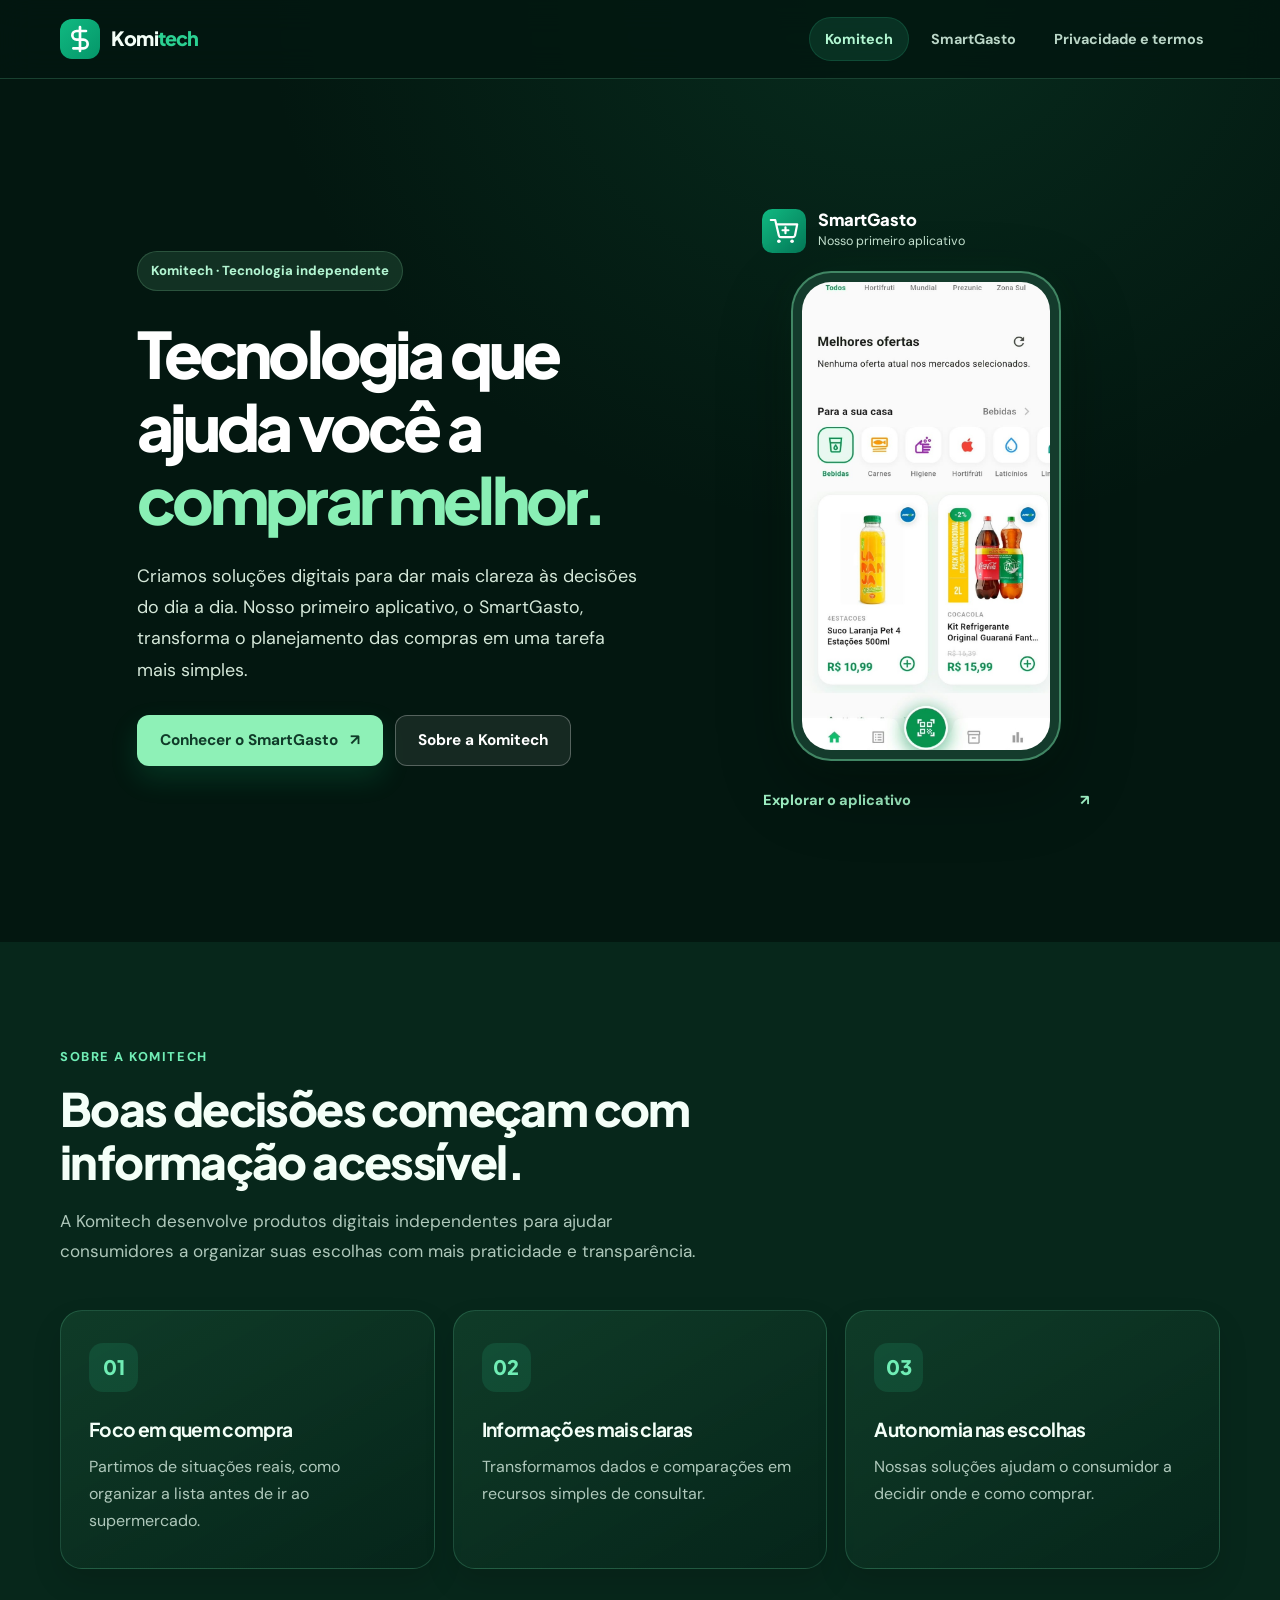
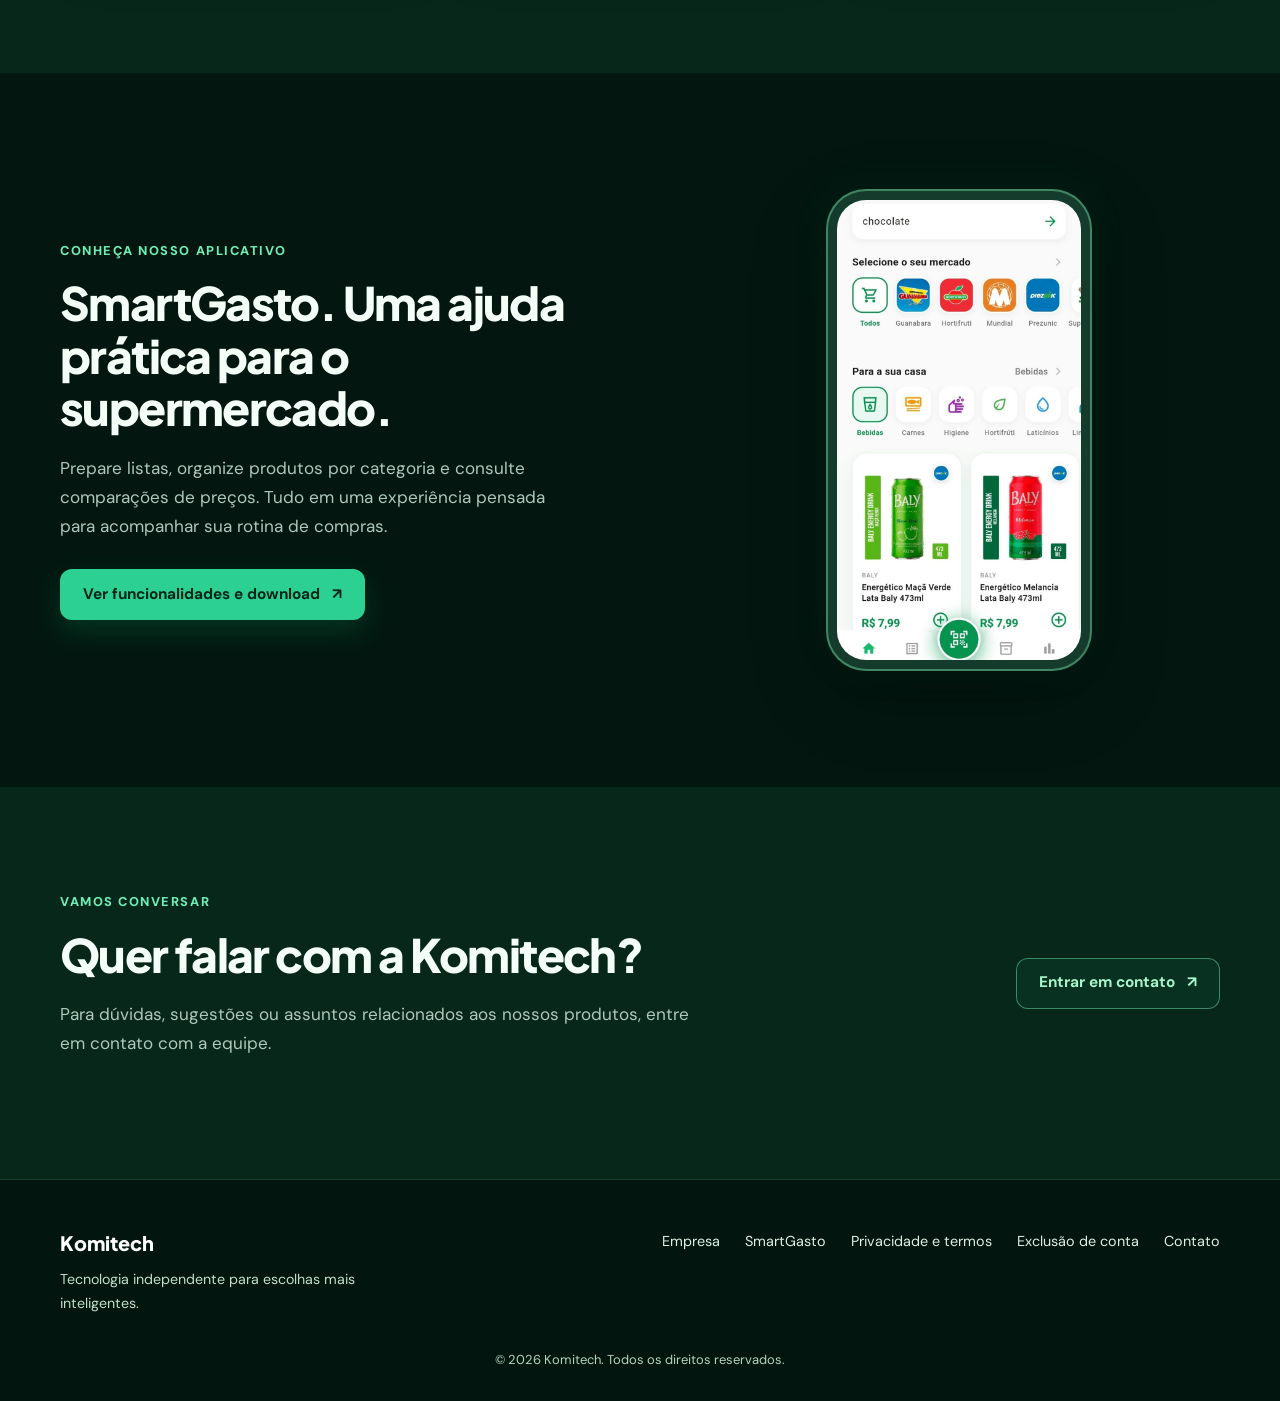
<file: index.html>
<!DOCTYPE html>
<html lang="pt-BR">
<head>
    <meta charset="UTF-8">
    <meta name="viewport" content="width=device-width, initial-scale=1">
    <meta name="theme-color" content="#031710">
    <meta name="description" content="Conheça a Komitech, empresa de tecnologia que desenvolve o SmartGasto para facilitar o planejamento e a comparação de preços no supermercado.">
    <meta property="og:title" content="Komitech | Tecnologia para comprar melhor">
    <meta property="og:description" content="Conheça a Komitech e o SmartGasto, nosso aplicativo para organizar compras e consultar preços.">
    <meta property="og:type" content="website">
    <title>Komitech | Tecnologia para comprar melhor</title>
    <link rel="icon" type="image/svg+xml" href="assets/logo-komitech.svg">
    <link rel="preload" as="image" href="assets/screenshots/screen-lista-compras.jpeg">
    <link rel="stylesheet" href="style.css">
    <script src="motion.js" defer></script>
</head>
<body class="company-page">
    <a class="skip-link" href="#conteudo">Pular para o conteúdo</a>
    <nav class="top-navbar" aria-label="Navegação principal">
        <div class="nav-container">
            <a class="brand-link" href="index.html" aria-label="Komitech — página inicial">
                <img src="assets/logo-komitech.svg" width="40" height="40" alt="">
                <span>Komi<span class="highlight">tech</span></span>
            </a>
            <div class="nav-apps">
                <a class="nav-pill active" href="index.html" aria-current="page">Komitech</a>
                <a class="nav-pill" href="mercadin.html">SmartGasto</a>
                <a class="nav-pill" href="mercadin.html#politicas">Privacidade e termos</a>
            </div>
        </div>
    </nav>

    <main id="conteudo">
        <section class="hero hero-company wrap" aria-labelledby="titulo-principal">
            <div class="hero-copy">
                <p class="eyebrow">Komitech · Tecnologia independente</p>
                <h1 id="titulo-principal">Tecnologia que ajuda você a <em>comprar melhor.</em></h1>
                <p class="hero-description">Criamos soluções digitais para dar mais clareza às decisões do dia a dia. Nosso primeiro aplicativo, o SmartGasto, transforma o planejamento das compras em uma tarefa mais simples.</p>
                <div class="hero-actions">
                    <a href="mercadin.html" class="button button-primary">Conhecer o SmartGasto <span aria-hidden="true">↗</span></a>
                    <a href="#sobre" class="button button-secondary">Sobre a Komitech</a>
                </div>
            </div>
            <div class="company-showcase" aria-label="Destaque do aplicativo SmartGasto">
                <div class="showcase-topline"><img src="assets/logo-smartgasto.svg" width="44" height="44" alt=""><div><strong>SmartGasto</strong><span>Nosso primeiro aplicativo</span></div></div>
                <div class="showcase-screen phone-frame">
                    <img src="assets/screenshots/screen-lista-compras.jpeg" alt="Tela real do SmartGasto com uma lista de supermercado" width="790" height="1599" fetchpriority="high">
                </div>
                <a class="showcase-link" href="mercadin.html">Explorar o aplicativo <span aria-hidden="true">↗</span></a>
            </div>
        </section>

        <section class="section section-contrast" id="sobre" aria-labelledby="sobre-titulo">
            <div class="wrap">
                <div class="section-heading">
                    <p class="section-kicker">Sobre a Komitech</p>
                    <h2 id="sobre-titulo">Boas decisões começam com informação acessível.</h2>
                    <p>A Komitech desenvolve produtos digitais independentes para ajudar consumidores a organizar suas escolhas com mais praticidade e transparência.</p>
                </div>
                <div class="benefit-grid">
                    <article class="benefit-card"><div class="benefit-symbol" aria-hidden="true">01</div><h3>Foco em quem compra</h3><p>Partimos de situações reais, como organizar a lista antes de ir ao supermercado.</p></article>
                    <article class="benefit-card"><div class="benefit-symbol" aria-hidden="true">02</div><h3>Informações mais claras</h3><p>Transformamos dados e comparações em recursos simples de consultar.</p></article>
                    <article class="benefit-card"><div class="benefit-symbol" aria-hidden="true">03</div><h3>Autonomia nas escolhas</h3><p>Nossas soluções ajudam o consumidor a decidir onde e como comprar.</p></article>
                </div>
            </div>
        </section>

        <section class="section wrap feature-section company-feature" id="smartgasto" aria-labelledby="app-titulo">
            <div class="feature-copy">
                <p class="section-kicker">Conheça nosso aplicativo</p>
                <h2 id="app-titulo">SmartGasto. Uma ajuda prática para o supermercado.</h2>
                <p>Prepare listas, organize produtos por categoria e consulte comparações de preços. Tudo em uma experiência pensada para acompanhar sua rotina de compras.</p>
                <a class="button button-primary" href="mercadin.html">Ver funcionalidades e download <span aria-hidden="true">↗</span></a>
            </div>
            <div class="feature-visual"><div class="phone-frame phone-feature"><img src="assets/screenshots/screen-comparacao-precos.jpeg" width="792" height="1599" alt="Tela real de comparação de preços do SmartGasto" loading="lazy" decoding="async"></div></div>
        </section>

        <section class="section section-contrast company-contact" aria-labelledby="contato-titulo">
            <div class="wrap contact-section">
                <div>
                    <p class="section-kicker">Vamos conversar</p>
                    <h2 id="contato-titulo">Quer falar com a Komitech?</h2>
                    <p>Para dúvidas, sugestões ou assuntos relacionados aos nossos produtos, entre em contato com a equipe.</p>
                </div>
                <a class="button button-outline" href="mailto:smartgasto@gmail.com">Entrar em contato <span aria-hidden="true">↗</span></a>
            </div>
        </section>
    </main>

    <footer class="site-footer">
        <div class="wrap footer-inner">
            <div><strong>Komitech</strong><p>Tecnologia independente para escolhas mais inteligentes.</p></div>
            <div class="footer-links">
                <a href="index.html">Empresa</a>
                <a href="mercadin.html">SmartGasto</a>
                <a href="mercadin.html#politicas">Privacidade e termos</a>
                <a href="exclusao-conta.html">Exclusão de conta</a>
                <a href="mailto:smartgasto@gmail.com">Contato</a>
            </div>
        </div>
        <p class="footer-copyright">© 2026 Komitech. Todos os direitos reservados.</p>
    </footer>
</body>
</html>
</file>
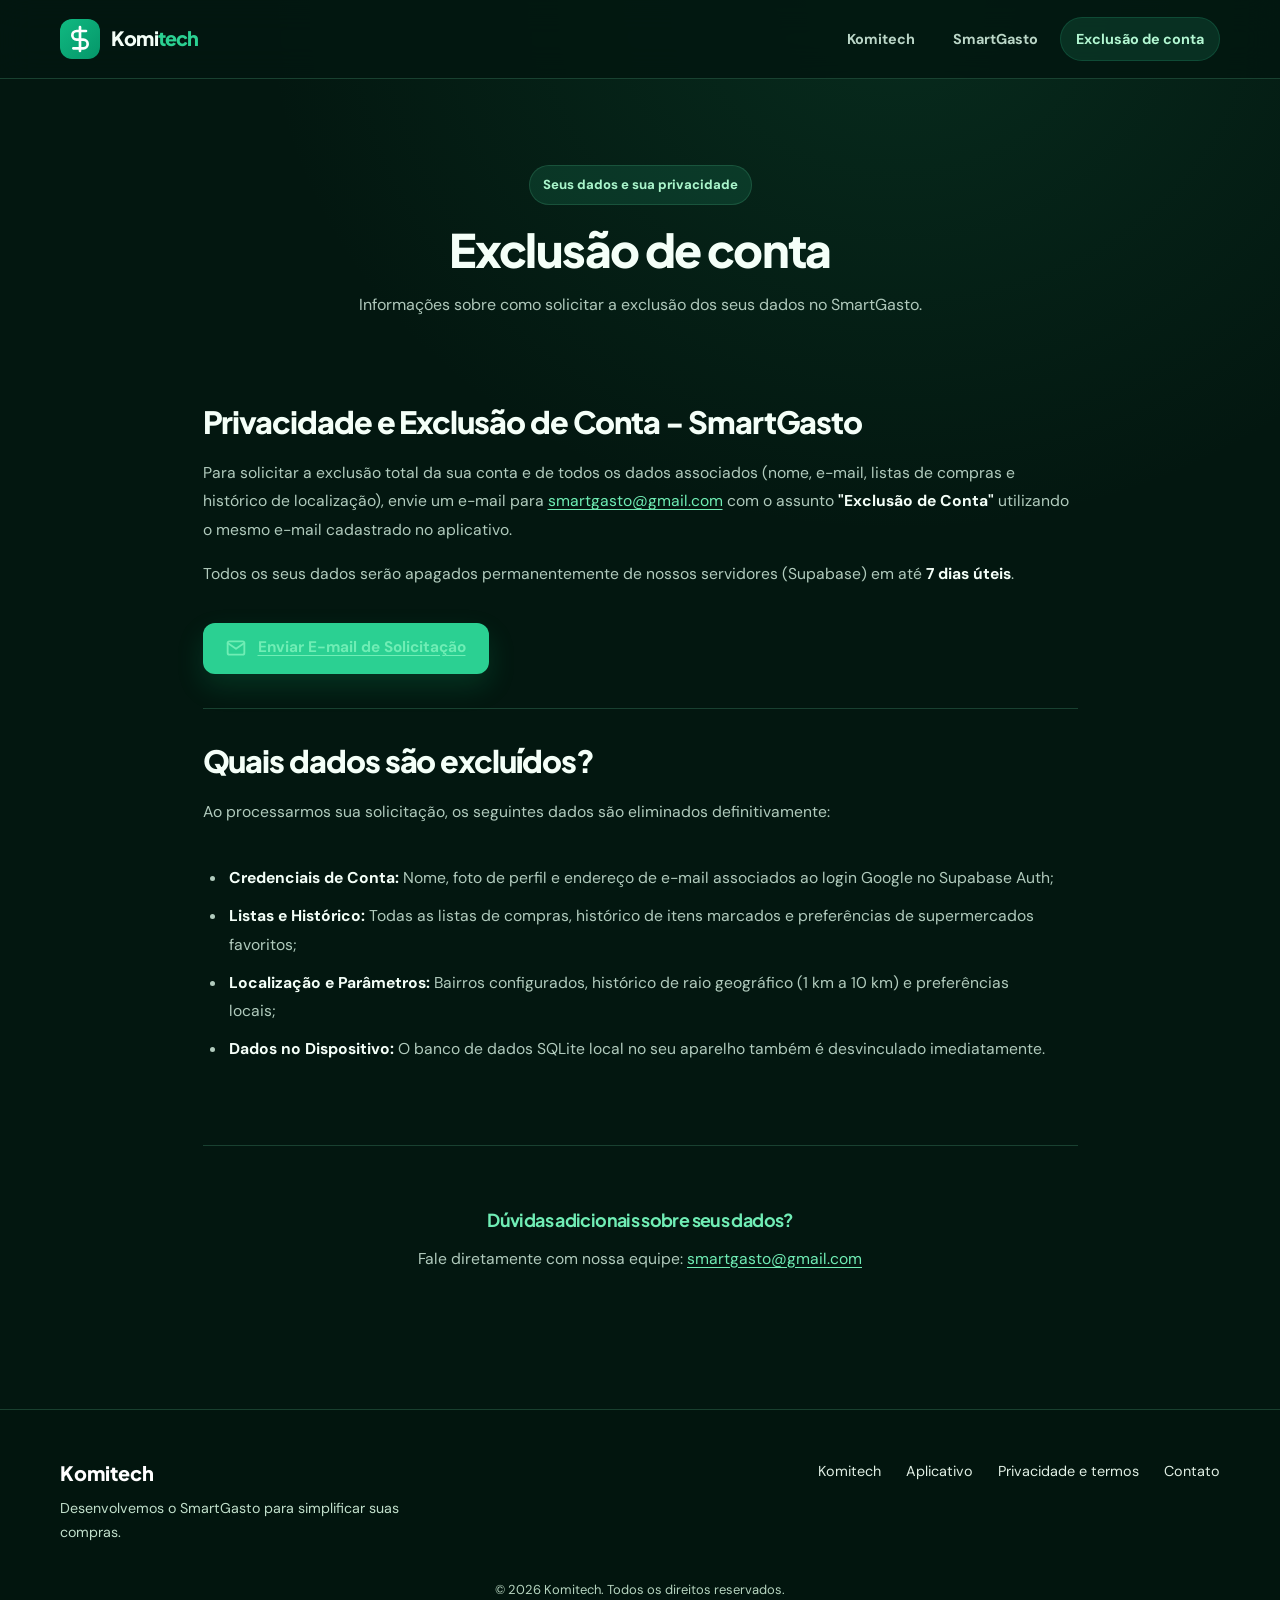
<file: exclusao-conta.html>
<!DOCTYPE html>
<html lang="pt-BR">
<head>
    <meta charset="UTF-8">
    <meta name="viewport" content="width=device-width, initial-scale=1">
    <meta name="theme-color" content="#031710">
    <meta name="description" content="Saiba como solicitar a exclusão de sua conta e dos dados pessoais associados ao SmartGasto.">
    <meta property="og:title" content="Exclusão de conta | SmartGasto">
    <meta property="og:description" content="Orientações para solicitação da exclusão de conta e dados pessoais do SmartGasto.">
    <meta property="og:type" content="website">
    <title>Exclusão de conta | SmartGasto</title>
    <link rel="icon" type="image/svg+xml" href="assets/logo-smartgasto.svg">
    <link rel="stylesheet" href="style.css">
</head>
<body>
    <a class="skip-link" href="#conteudo">Pular para o conteúdo</a>
    <nav class="top-navbar" aria-label="Navegação principal">
        <div class="nav-container">
            <a class="brand-link" href="index.html" aria-label="Komitech — página inicial">
                <img src="assets/logo-komitech.svg" width="40" height="40" alt="">
                <span>Komi<span class="highlight">tech</span></span>
            </a>
            <div class="nav-apps">
                <a class="nav-pill" href="index.html">Komitech</a>
                <a class="nav-pill" href="mercadin.html">SmartGasto</a>
                <a class="nav-pill active" href="exclusao-conta.html" aria-current="page">Exclusão de conta</a>
            </div>
        </div>
    </nav>
    <main id="conteudo">
        <header class="deletion-hero">
            <p class="eyebrow">Seus dados e sua privacidade</p>
            <h1>Exclusão de conta</h1>
            <p>Informações sobre como solicitar a exclusão dos seus dados no SmartGasto.</p>
        </header>
    <div class="container">

        <!-- BLOCO PRINCIPAL DE EXCLUSÃO DE CONTA -->
        <div class="section-block reveal active">
            <h2>Privacidade e Exclusão de Conta - SmartGasto</h2>
            <p>
                Para solicitar a exclusão total da sua conta e de todos os dados associados (nome, e-mail, listas de
                compras e histórico de localização), envie um e-mail para <a
                    href="mailto:smartgasto@gmail.com?subject=Exclus%C3%A3o%20de%20Conta">smartgasto@gmail.com</a> com o
                assunto <strong>"Exclusão de Conta"</strong> utilizando o mesmo e-mail cadastrado no aplicativo.
            </p>
            <p>
                Todos os seus dados serão apagados permanentemente de nossos servidores (Supabase) em até <strong>7 dias
                    úteis</strong>.
            </p>

            <div style="margin-top: 28px;">
                <a href="mailto:smartgasto@gmail.com?subject=Exclus%C3%A3o%20de%20Conta" class="btn-shama btn-play">
                    <svg class="btn-icone" viewBox="0 0 24 24" width="20" height="20" fill="none" stroke="currentColor"
                        stroke-width="2.2" stroke-linecap="round" stroke-linejoin="round">
                        <path d="M4 4h16c1.1 0 2 .9 2 2v12c0 1.1-.9 2-2 2H4c-1.1 0-2-.9-2-2V6c0-1.1.9-2 2-2z"></path>
                        <polyline points="22,6 12,13 2,6"></polyline>
                    </svg>
                    Enviar E-mail de Solicitação
                </a>
            </div>
        </div>

        <!-- DETALHAMENTO DOS DADOS ELIMINADOS (REQUISITO GOOGLE PLAY / APP STORE) -->
        <div class="section-block reveal">
            <h2>Quais dados são excluídos?</h2>
            <p>Ao processarmos sua solicitação, os seguintes dados são eliminados definitivamente:</p>
            <ul class="policy-content" style="list-style-type: disc; padding-left: 24px;">
                <li><strong>Credenciais de Conta:</strong> Nome, foto de perfil e endereço de e-mail associados ao login
                    Google no Supabase Auth;</li>
                <li><strong>Listas e Histórico:</strong> Todas as listas de compras, histórico de itens marcados e
                    preferências de supermercados favoritos;</li>
                <li><strong>Localização e Parâmetros:</strong> Bairros configurados, histórico de raio geográfico (1 km
                    a 10 km) e preferências locais;</li>
                <li><strong>Dados no Dispositivo:</strong> O banco de dados SQLite local no seu aparelho também é
                    desvinculado imediatamente.</li>
            </ul>
        </div>

        <div class="section-block reveal" style="text-align: center; border: none;">
            <h3>Dúvidas adicionais sobre seus dados?</h3>
            <p>Fale diretamente com nossa equipe: <a href="mailto:smartgasto@gmail.com">smartgasto@gmail.com</a></p>
        </div>

    </div>

    </main>
    <footer class="site-footer">
        <div class="wrap footer-inner">
            <div><strong>Komitech</strong><p>Desenvolvemos o SmartGasto para simplificar suas compras.</p></div>
            <div class="footer-links">
                <a href="index.html">Komitech</a>
                <a href="mercadin.html">Aplicativo</a>
                <a href="mercadin.html#politicas">Privacidade e termos</a>
                <a href="mailto:smartgasto@gmail.com">Contato</a>
            </div>
        </div>
        <p class="footer-copyright">© 2026 Komitech. Todos os direitos reservados.</p>
    </footer>
</body>
</html>
</file>
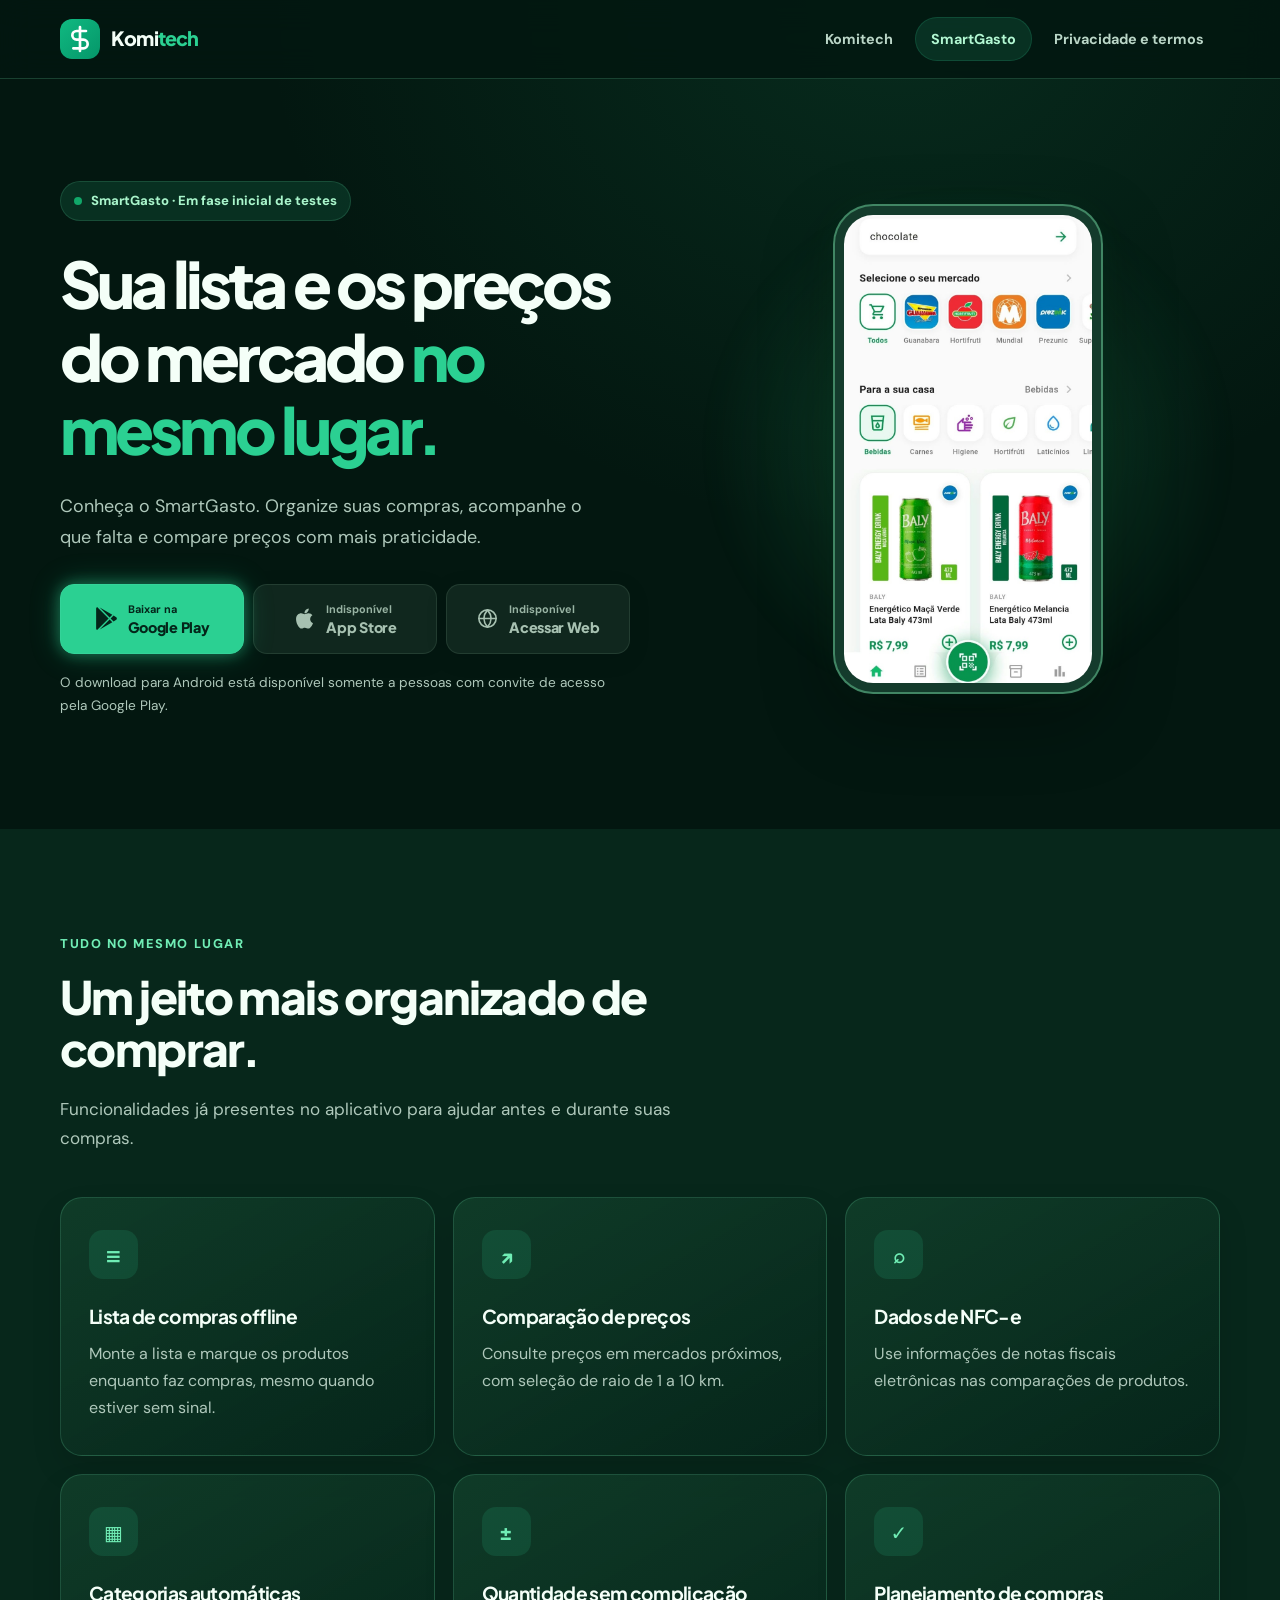
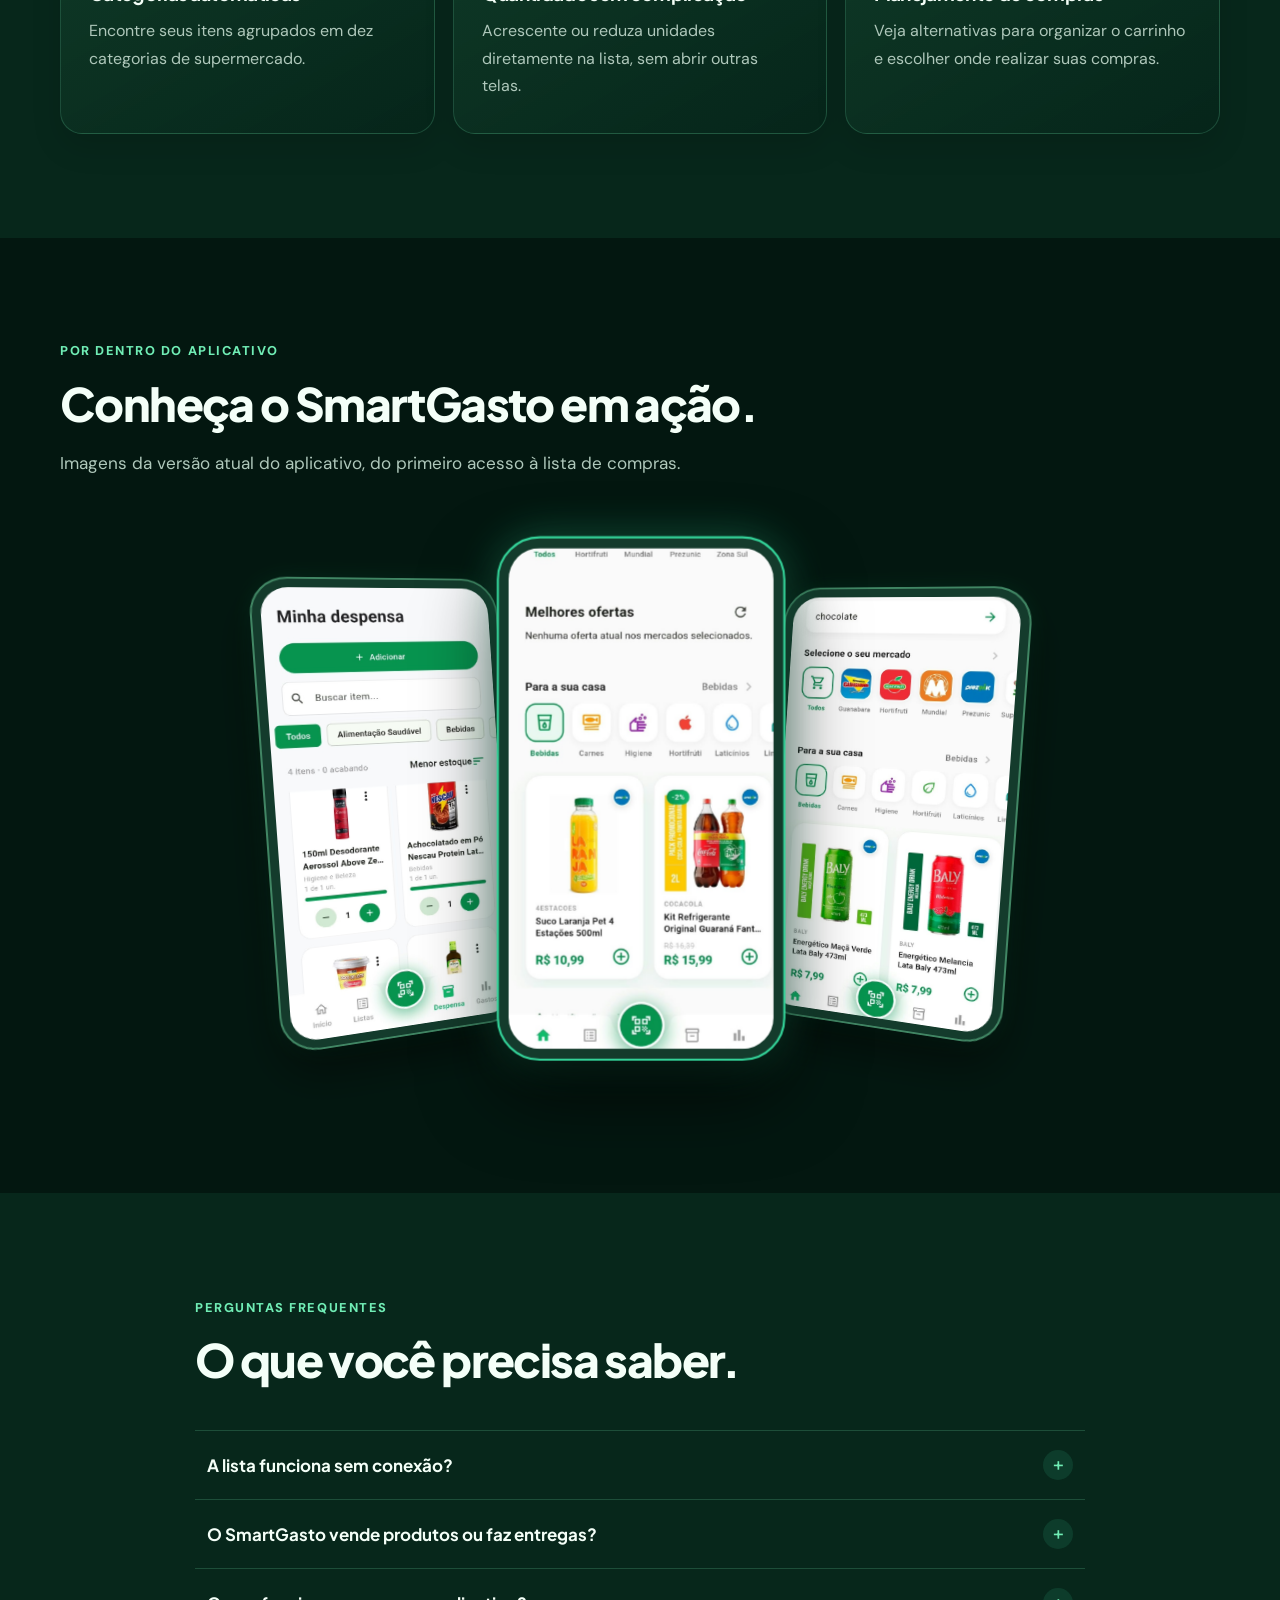
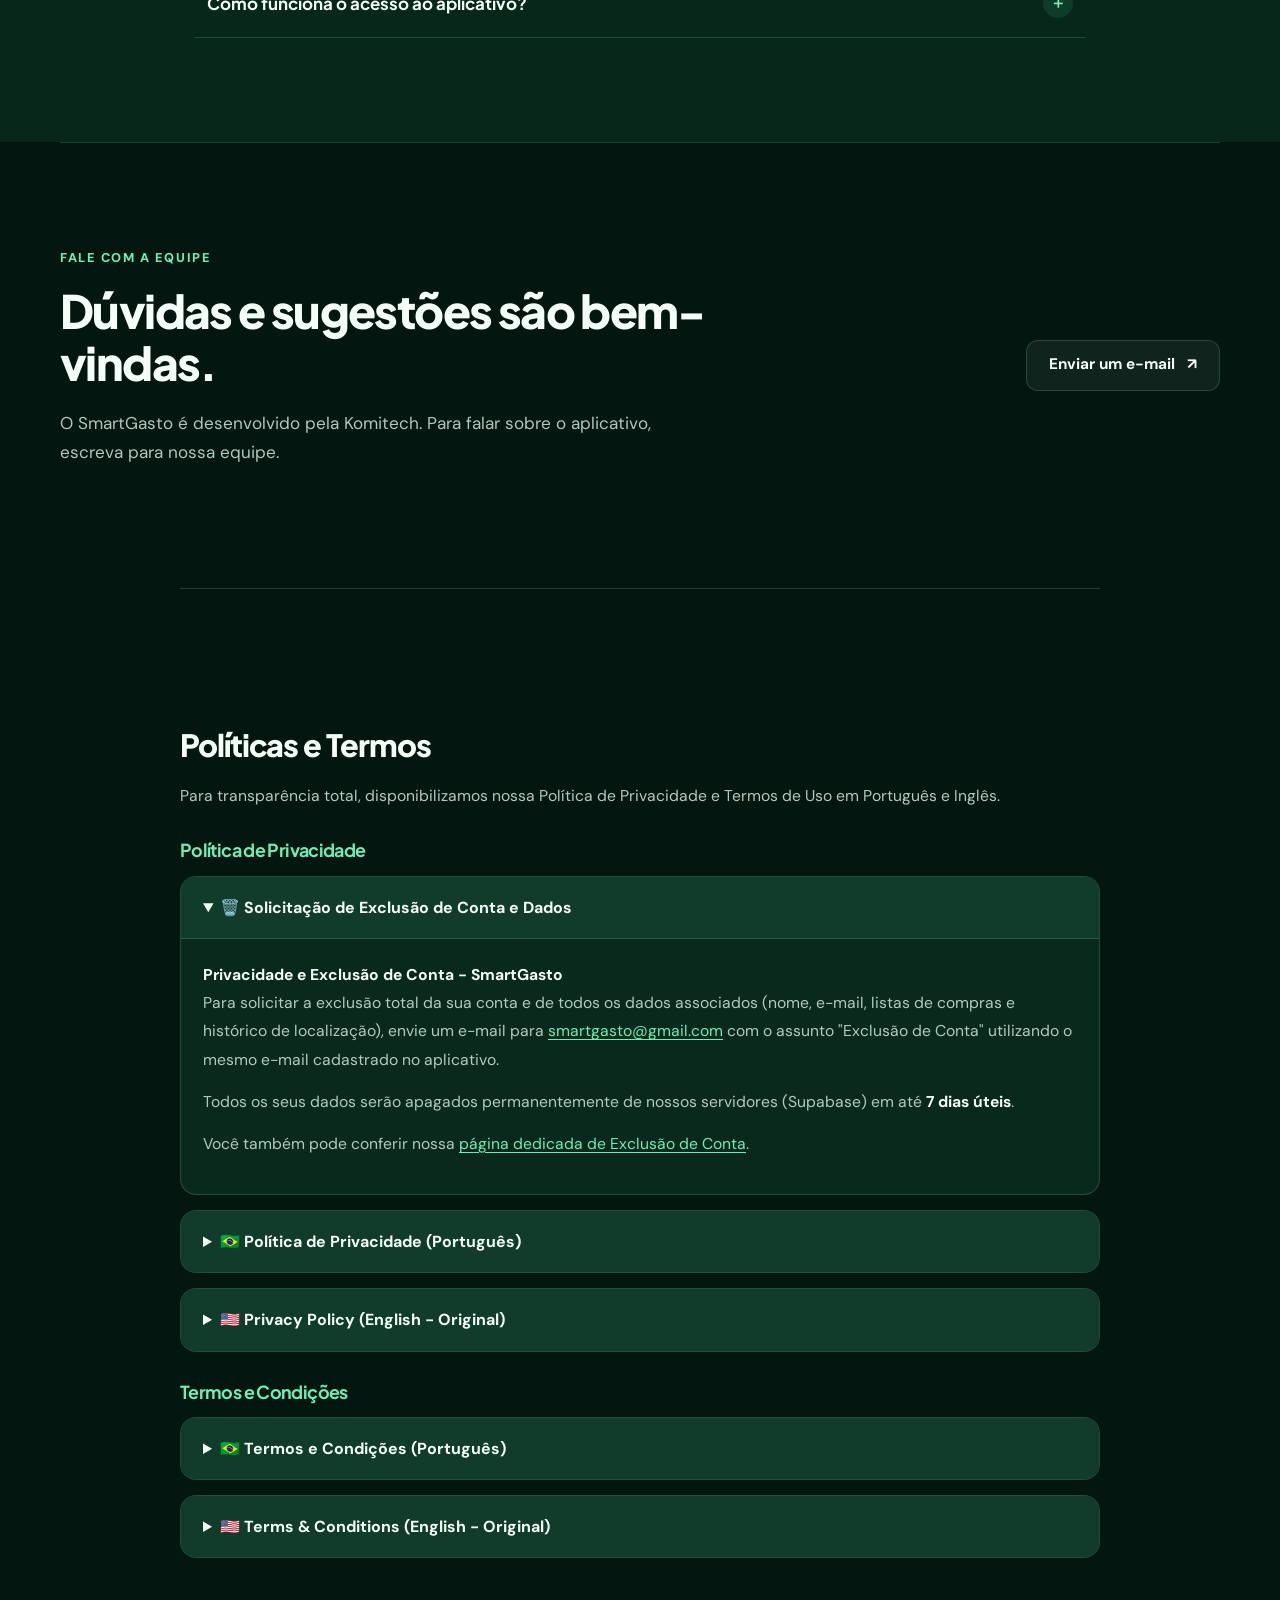
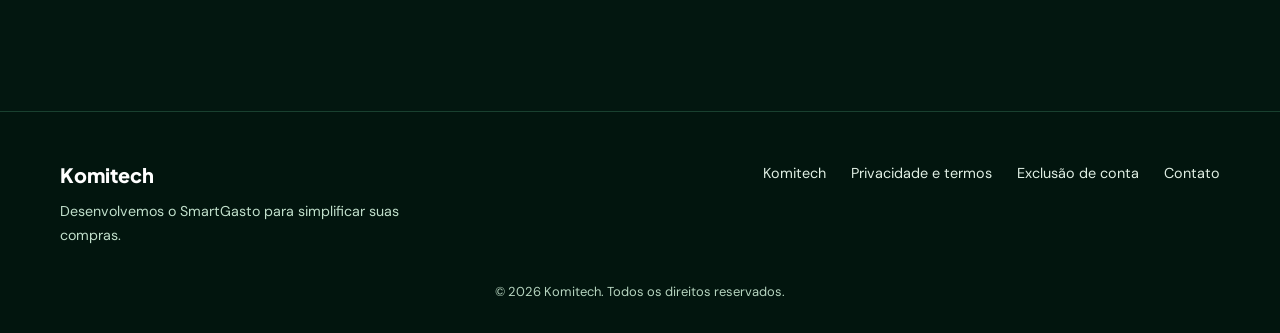
<file: mercadin.html>
<!DOCTYPE html>
<html lang="pt-BR">

<head>
    <meta charset="UTF-8">
    <meta name="viewport" content="width=device-width, initial-scale=1">
    <meta name="theme-color" content="#031710">
    <meta name="description"
        content="Descubra as funcionalidades do SmartGasto, aplicativo de listas de supermercado, comparação de preços e organização de compras. Acesso inicial por convite na Google Play.">
    <meta property="og:title" content="SmartGasto | Conheça o aplicativo">
    <meta property="og:description"
        content="Organize sua lista, consulte preços e conheça as telas reais do SmartGasto. Acesso para convidados na Google Play.">
    <meta property="og:type" content="website">
    <title>O aplicativo | SmartGasto</title>
    <link rel="icon" type="image/svg+xml" href="assets/logo-smartgasto.svg">
    <link rel="preload" as="image" href="assets/screenshots/screen-comparacao-precos.jpeg">
    <link rel="stylesheet" href="style.css">
    <script src="motion.js" defer></script>
</head>

<body class="product-page">
    <a class="skip-link" href="#conteudo">Pular para o conteúdo</a>
    <nav class="top-navbar" aria-label="Navegação principal">
        <div class="nav-container">
            <a class="brand-link" href="index.html" aria-label="Komitech — página inicial">
                <img src="assets/logo-komitech.svg" width="40" height="40" alt="">
                <span>Komi<span class="highlight">tech</span></span>
            </a>
            <div class="nav-apps">
                <a class="nav-pill" href="index.html">Komitech</a>
                <a class="nav-pill active" href="mercadin.html" aria-current="page">SmartGasto</a>
                <a class="nav-pill" href="#politicas">Privacidade e termos</a>
            </div>
        </div>
    </nav>

    <main id="conteudo">
        <section class="hero hero-product wrap" aria-labelledby="titulo-principal">
            <div class="hero-copy">
                <p class="eyebrow"><span class="status-dot" aria-hidden="true"></span> SmartGasto · Em fase inicial de
                    testes</p>
                <h1 id="titulo-principal">Sua lista e os preços do mercado <em>no mesmo lugar.</em></h1>
                <p class="hero-description">Conheça o SmartGasto. Organize suas compras, acompanhe o que falta e compare
                    preços com mais praticidade.</p>
                <div class="platform-links" aria-label="Opções de acesso ao aplicativo">
                    <a href="https://play.google.com/store/apps/details?id=com.smartgasto.mercadin"
                        class="store-link store-google" target="_blank" rel="noopener noreferrer">
                        <svg class="store-icon" viewBox="0 0 512 512" aria-hidden="true" focusable="false">
                            <path fill="currentColor"
                                d="M325.3 234.3L104.6 13l280.8 161.2-60.1 60.1zM47 0C34 6.8 25.3 19.2 25.3 35.3v441.3c0 16.1 8.7 28.5 21.7 35.3l256.6-256L47 0zm425.2 225.6l-58.9-34.1-65.7 64.5 65.7 64.5 60.1-34.1c18-14.3 18-46.5-1.2-60.8zM104.6 499l280.8-161.2-60.1-60.1L104.6 499z" />
                        </svg>
                        <span><small>Baixar na</small><strong>Google Play</strong></span>
                    </a>
                    <span class="store-link store-unavailable" aria-label="App Store — indisponível">
                        <svg class="store-icon" viewBox="0 0 384 512" aria-hidden="true" focusable="false">
                            <path fill="currentColor"
                                d="M318.7 268.7c-.2-36.7 16.4-64.4 50-84.8-18.8-26.9-47.2-41.7-84.7-44.6-35.5-2.8-74.3 20.7-88.5 20.7-15 0-49.4-19.7-76.4-19.7C63.3 141.2 4 184.8 4 273.5q0 39.3 14.4 81.2c12.8 36.7 59 126.7 107.2 125.2 25.2-.6 43-17.9 75.8-17.9 31.8 0 48.3 17.9 76.4 17.9 48.6-.7 90.4-82.5 102.6-119.3-65.2-30.7-61.7-90-61.7-91.9zm-56.6-164.2c27.3-32.4 24.8-61.9 24-72.5-24.1 1.4-52 16.4-67.9 34.9-17.5 19.8-27.8 44.3-25.6 71.9 26.1 2 49.9-11.4 69.5-34.3z" />
                        </svg>
                        <span><small>Indisponível</small><strong>App Store</strong></span>
                    </span>
                    <span class="store-link store-unavailable" aria-label="Acessar Web — indisponível">
                        <svg class="store-icon" viewBox="0 0 24 24" fill="none" stroke="currentColor" stroke-width="1.7"
                            stroke-linecap="round" stroke-linejoin="round" aria-hidden="true" focusable="false">
                            <circle cx="12" cy="12" r="9" />
                            <path d="M3 12h18M12 3c-5 6-5 12 0 18M12 3c5 6 5 12 0 18" />
                        </svg>
                        <span><small>Indisponível</small><strong>Acessar Web</strong></span>
                    </span>
                </div>
                <p class="hero-note">O download para Android está disponível somente a pessoas com convite de acesso
                    pela Google Play.</p>
            </div>
            <div class="hero-visual">
                <div class="hero-halo" aria-hidden="true"></div>
                <div class="phone-frame phone-hero">
                    <img src="assets/screenshots/screen-comparacao-precos.jpeg" width="792" height="1599"
                        alt="Tela real do SmartGasto mostrando a comparação de preços de uma lista de compras"
                        fetchpriority="high">
                </div>
            </div>
        </section>

        <section class="section section-contrast" id="funcionalidades" aria-labelledby="funcionalidades-titulo">
            <div class="wrap">
                <div class="section-heading">
                    <p class="section-kicker">Tudo no mesmo lugar</p>
                    <h2 id="funcionalidades-titulo">Um jeito mais organizado de comprar.</h2>
                    <p>Funcionalidades já presentes no aplicativo para ajudar antes e durante suas compras.</p>
                </div>
                <div class="benefit-grid">
                    <article class="benefit-card">
                        <div class="benefit-symbol" aria-hidden="true">≡</div>
                        <h3>Lista de compras offline</h3>
                        <p>Monte a lista e marque os produtos enquanto faz compras, mesmo quando estiver sem sinal.</p>
                    </article>
                    <article class="benefit-card">
                        <div class="benefit-symbol" aria-hidden="true">↗</div>
                        <h3>Comparação de preços</h3>
                        <p>Consulte preços em mercados próximos, com seleção de raio de 1 a 10 km.</p>
                    </article>
                    <article class="benefit-card">
                        <div class="benefit-symbol" aria-hidden="true">⌕</div>
                        <h3>Dados de NFC-e</h3>
                        <p>Use informações de notas fiscais eletrônicas nas comparações de produtos.</p>
                    </article>
                    <article class="benefit-card">
                        <div class="benefit-symbol" aria-hidden="true">▦</div>
                        <h3>Categorias automáticas</h3>
                        <p>Encontre seus itens agrupados em dez categorias de supermercado.</p>
                    </article>
                    <article class="benefit-card">
                        <div class="benefit-symbol" aria-hidden="true">±</div>
                        <h3>Quantidade sem complicação</h3>
                        <p>Acrescente ou reduza unidades diretamente na lista, sem abrir outras telas.</p>
                    </article>
                    <article class="benefit-card">
                        <div class="benefit-symbol" aria-hidden="true">✓</div>
                        <h3>Planejamento de compras</h3>
                        <p>Veja alternativas para organizar o carrinho e escolher onde realizar suas compras.</p>
                    </article>
                </div>
            </div>
        </section>

        <section class="section wrap screenshots-section" id="telas" aria-labelledby="telas-titulo">
            <div class="section-heading">
                <p class="section-kicker">Por dentro do aplicativo</p>
                <h2 id="telas-titulo">Conheça o SmartGasto em ação.</h2>
                <p>Imagens da versão atual do aplicativo, do primeiro acesso à lista de compras.</p>
            </div>
            <div class="screenshots-grid-cluster">
                <div class="cluster-phone cluster-phone-1">
                    <div class="phone-frame phone-gallery">
                        <img src="assets/screenshots/screen-onboarding.jpeg" width="738" height="1447"
                            alt="Tela de apresentação inicial do SmartGasto" loading="lazy" decoding="async">
                    </div>
                </div>
                <div class="cluster-phone cluster-phone-2">
                    <div class="phone-frame phone-gallery">
                        <img src="assets/screenshots/screen-lista-compras.jpeg" width="790" height="1492"
                            alt="Tela de lista de compras do SmartGasto" loading="lazy" decoding="async">
                    </div>
                </div>
                <div class="cluster-phone cluster-phone-3">
                    <div class="phone-frame phone-gallery">
                        <img src="assets/screenshots/screen-comparacao-precos.jpeg" width="792" height="1492"
                            alt="Tela de comparação de preços do SmartGasto" loading="lazy" decoding="async">
                    </div>
                </div>
            </div>
        </section>

        <section class="section section-contrast" aria-labelledby="duvidas-titulo">
            <div class="wrap faq-wrap">
                <div class="section-heading">
                    <p class="section-kicker">Perguntas frequentes</p>
                    <h2 id="duvidas-titulo">O que você precisa saber.</h2>
                </div>
                <div class="faq-list">
                    <details>
                        <summary>A lista funciona sem conexão?</summary>
                        <p>Sim. Você pode consultar e marcar os itens da lista offline. Uma conexão é necessária para
                            atualizar informações de preços e sincronizar dados.</p>
                    </details>
                    <details>
                        <summary>O SmartGasto vende produtos ou faz entregas?</summary>
                        <p>Não. O aplicativo ajuda você a planejar compras e comparar preços. As compras são feitas
                            diretamente nos estabelecimentos.</p>
                    </details>
                    <details>
                        <summary>Como funciona o acesso ao aplicativo?</summary>
                        <p>Nesta fase inicial, o SmartGasto está disponível para Android por convite na Google Play. A
                            instalação depende de autorização de acesso.</p>
                    </details>
                </div>
            </div>
        </section>

        <section class="section wrap contact-section" aria-labelledby="contato-titulo">
            <div>
                <p class="section-kicker">Fale com a equipe</p>
                <h2 id="contato-titulo">Dúvidas e sugestões são bem-vindas.</h2>
                <p>O SmartGasto é desenvolvido pela Komitech. Para falar sobre o aplicativo, escreva para nossa equipe.
                </p>
            </div>
            <a class="button button-secondary" href="mailto:smartgasto@gmail.com">Enviar um e-mail <span
                    aria-hidden="true">↗</span></a>
        </section>

        <section class="section wrap legal-section" id="politicas"
            aria-label="Políticas de privacidade e termos de uso">
            <!-- POLÍTICAS E TERMOS -->
            <div class="section-block reveal">
                <h2>Políticas e Termos</h2>
                <p>Para transparência total, disponibilizamos nossa Política de Privacidade e Termos de Uso em Português
                    e
                    Inglês.</p>

                <h3>Política de Privacidade</h3>

                <details open>
                    <summary>🗑️ Solicitação de Exclusão de Conta e Dados</summary>
                    <div class="policy-content">
                        <strong>Privacidade e Exclusão de Conta - SmartGasto</strong>
                        <p>Para solicitar a exclusão total da sua conta e de todos os dados associados (nome, e-mail,
                            listas
                            de compras e histórico de localização), envie um e-mail para <a
                                href="mailto:smartgasto@gmail.com?subject=Exclus%C3%A3o%20de%20Conta">smartgasto@gmail.com</a>
                            com o assunto "Exclusão de Conta" utilizando o mesmo e-mail cadastrado no aplicativo.</p>
                        <p>Todos os seus dados serão apagados permanentemente de nossos servidores (Supabase) em até
                            <strong>7 dias úteis</strong>.
                        </p>
                        <p>Você também pode conferir nossa <a href="exclusao-conta.html">página dedicada de Exclusão de
                                Conta</a>.</p>
                    </div>
                </details>

                <details>
                    <summary>🇧🇷 Política de Privacidade (Português)</summary>
                    <div class="policy-content">
                        <strong>Política de Privacidade</strong>
                        <p>Esta política de privacidade aplica-se ao aplicativo SmartGasto (doravante referido como
                            "Aplicativo") para dispositivos móveis, criado por Komitech (doravante referido como
                            "Provedor
                            de Serviço").</p>

                        <strong>Coleta e Uso de Informações</strong>
                        <p>O Aplicativo coleta apenas informações essenciais para sua operação quando você o baixa e
                            utiliza:</p>
                        <ul>
                            <li>Autenticação básica via Google Sign-In (nome e e-mail gerenciados com segurança via
                                Supabase
                                Auth);</li>
                            <li>Bairro/endereço de referência e raio de busca (1 km a 10 km) configurados pelo usuário
                                para
                                comparação de preços locais;</li>
                            <li>Listas de compras, mercados favoritos e diagnósticos técnicos do sistema operacional.
                            </li>
                        </ul>

                        <strong>Acesso de Terceiros</strong>
                        <p>O Aplicativo utiliza serviços que possuem suas próprias Políticas de Privacidade:</p>
                        <ul>
                            <li><a href="https://www.google.com/policies/privacy/" target="_blank"
                                    rel="noopener noreferrer">Google Play Services</a></li>
                            <li><a href="https://supabase.com/privacy" target="_blank"
                                    rel="noopener noreferrer">Supabase</a></li>
                        </ul>

                        <strong>Contato</strong>
                        <p>Se tiver dúvidas sobre privacidade ou exclusão de dados, contate-nos: <a
                                href="mailto:smartgasto@gmail.com">smartgasto@gmail.com</a></p>
                    </div>
                </details>

                <details>
                    <summary>🇺🇸 Privacy Policy (English - Original)</summary>
                    <div class="policy-content">
                        <strong>Privacy Policy</strong>
                        <p>This privacy policy applies to the SmartGasto app (hereby referred to as "Application") for
                            mobile devices that was created by Komitech (hereby referred to as "Service Provider"). This
                            service is intended for use "AS IS".</p><br>
                        <strong>Information Collection and Use</strong>
                        <p>The Application collects information when you download and use it, such as basic Google
                            Sign-In
                            profile data (via Supabase Auth), your chosen search radius (1 km to 10 km) for local
                            supermarket comparison, shopping lists, and standard device diagnostics.</p><br>
                        <p>Third-party service providers used by the Application:</p>
                        <ul>
                            <li><a href="https://www.google.com/policies/privacy/" target="_blank"
                                    rel="noopener noreferrer">Google Play Services</a></li>
                            <li><a href="https://supabase.com/privacy" target="_blank"
                                    rel="noopener noreferrer">Supabase</a></li>
                        </ul><br>
                        <strong>Contact Us</strong>
                        <p>If you have any questions regarding privacy while using the Application, please contact the
                            Service Provider via email at <a
                                href="mailto:smartgasto@gmail.com">smartgasto@gmail.com</a>.
                        </p>
                    </div>
                </details>

                <h3>Termos e Condições</h3>

                <details>
                    <summary>🇧🇷 Termos e Condições (Português)</summary>
                    <div class="policy-content">
                        <strong>Termos e Condições</strong>
                        <p>Estes termos e condições aplicam-se ao aplicativo SmartGasto (doravante referido como
                            "Aplicativo") para dispositivos móveis, criado por Komitech (doravante referido como
                            "Provedor
                            de Serviço").</p>
                        <p>Ao baixar ou utilizar o Aplicativo, você concorda automaticamente com os seguintes termos.
                        </p>

                        <strong>Escopo Informativo</strong>
                        <p>O SmartGasto atua exclusivamente como planejador de listas e comparador independente de
                            preços
                            com base em dados locais e histórico de NFC-e. O Aplicativo não realiza entregas (delivery)
                            nem
                            processa pagamentos, e os valores nas gôndolas físicas podem sofrer alterações pelos
                            varejistas
                            sem aviso prévio.</p>

                        <strong>Propriedade Intelectual e Uso</strong>
                        <p>A cópia não autorizada, modificação do Aplicativo ou extração de código-fonte é estritamente
                            proibida. Todas as marcas registradas e direitos autorais permanecem propriedade da
                            Komitech.
                        </p>

                        <p>Estes termos são efetivos a partir de 01-02-2026.</p>
                    </div>
                </details>

                <details>
                    <summary>🇺🇸 Terms &amp; Conditions (English - Original)</summary>
                    <div class="policy-content">
                        <strong>Terms &amp; Conditions</strong><br>
                        <p>These terms and conditions apply to the SmartGasto app (hereby referred to as "Application")
                            for
                            mobile devices that was created by Komitech (hereby referred to as "Service Provider").</p>
                        <br>
                        <p>The Application is an independent price comparison and shopping list tool. It does not
                            process
                            payments or deliver groceries, and retail store prices may change without prior notice. All
                            trademarks, copyrights, and intellectual property rights related to the Application remain
                            the
                            property of the Service Provider.</p><br>
                        <p>These terms and conditions are effective as of 2026-02-01.</p><br>
                        <strong>Contact Us</strong>
                        <p>If you have any questions about the Terms and Conditions, please contact the Service Provider
                            at
                            <a href="mailto:smartgasto@gmail.com">smartgasto@gmail.com</a>.
                        </p>
                    </div>
                </details>
            </div>

        </section>
    </main>

    <footer class="site-footer">
        <div class="wrap footer-inner">
            <div><strong>Komitech</strong>
                <p>Desenvolvemos o SmartGasto para simplificar suas compras.</p>
            </div>
            <div class="footer-links">
                <a href="index.html">Komitech</a>
                <a href="mercadin.html#politicas">Privacidade e termos</a>
                <a href="exclusao-conta.html">Exclusão de conta</a>
                <a href="mailto:smartgasto@gmail.com">Contato</a>
            </div>
        </div>
        <p class="footer-copyright">© 2026 Komitech. Todos os direitos reservados.</p>
    </footer>
</body>

</html>
</file>
<file: style.css>
@import url('https://fonts.googleapis.com/css2?family=DM+Sans:wght@400;500;600;700&family=Plus+Jakarta+Sans:wght@500;600;700;800&display=swap');

:root {
    color-scheme: dark;
    --ink: #f4fff8;
    --muted: #afc8bb;
    --green: #2bd092;
    --green-dark: #70edb5;
    --green-soft: rgba(52, 211, 153, .13);
    --paper: #07271b;
    --line: rgba(110, 223, 168, .21);
    --white: #fff;
    --radius: 22px;
    --font-title: 'Plus Jakarta Sans', 'DM Sans', system-ui, sans-serif;
    --ease-out: cubic-bezier(.23, 1, .32, 1);
}
*, *::before, *::after { box-sizing: border-box; }
html { scroll-behavior: smooth; scroll-padding-top: 110px; }
body { margin: 0; min-width: 280px; background: radial-gradient(ellipse 65% 700px at 70% 0%,rgba(24,125,82,.2),transparent 76%), #031710; color: var(--ink); font: 400 16px/1.7 'DM Sans', system-ui, sans-serif; -webkit-font-smoothing: antialiased; }
img, svg { max-width: 100%; }
img { display: block; }
a { color: inherit; text-decoration: none; }
a:hover { text-decoration: underline; text-underline-offset: .25em; }
a:focus-visible, summary:focus-visible { outline: 3px solid #10a66a; outline-offset: 4px; border-radius: 5px; }
h1, h2, h3, p { margin-top: 0; }
h1, h2, h3 { font-family: var(--font-title); line-height: 1.14; letter-spacing: -.035em; }
h1, h2 { font-weight: 800; }
h3 { font-weight: 700; }
.wrap { width: min(1160px, calc(100% - 64px)); margin-inline: auto; }
.skip-link { position: fixed; z-index: 200; top: 12px; left: 12px; padding: 12px 18px; border-radius: 12px; background: #b8f7d5; color: #032419; transform: translateY(-160%); }
.skip-link:focus { transform: none; }

/* Identidade da Komitech e navegação compartilhada */
.top-navbar { position: sticky; top: 0; z-index: 100; background: rgba(3,23,16,.88); border-bottom: 1px solid var(--line); -webkit-backdrop-filter: blur(16px); backdrop-filter: blur(16px); }
.nav-container { width: min(1160px, calc(100% - 64px)); min-height: 78px; margin: auto; display: flex; align-items: center; justify-content: space-between; gap: 18px; }
.brand-link { display: inline-flex; align-items: center; gap: 11px; flex: none; font: 800 1.23rem/1 var(--font-title); letter-spacing: -.04em; white-space: nowrap; }
.brand-link img { width: 40px; height: 40px; border-radius: 12px; }
.brand-link .highlight { color: var(--green); }
.brand-link:hover { text-decoration: none; }
.nav-apps { display: flex; align-items: center; gap: 6px; }
.nav-pill { display: inline-flex; align-items: center; justify-content: center; min-height: 44px; padding: 8px 16px; border-radius: 999px; color: #bad6c7; font-size: .9rem; font-weight: 700; white-space: nowrap; transition: background-color .2s, color .2s; }
.nav-pill:hover { background: var(--paper); text-decoration: none; }
.nav-pill.active { color: #b2f7d2; background: var(--green-soft); box-shadow: inset 0 0 0 1px rgba(52,211,153,.16); }

/* Botões e links */
.button, .btn-shama { display: inline-flex; align-items: center; justify-content: center; gap: 12px; min-height: 51px; padding: 12px 22px; border: 1px solid transparent; border-radius: 12px; font: 700 .96rem/1.3 'DM Sans', system-ui, sans-serif; text-align: center; transition: transform .18s var(--ease-out), background-color .18s, box-shadow .18s; }
.button:hover, .btn-shama:hover { transform: translateY(-2px); text-decoration: none; }
.button:active, .btn-shama:active { transform: translateY(0); }
.button-primary, .btn-play { background: var(--green); color: #04251a; box-shadow: 0 12px 28px rgba(18,204,125,.16); }
.button-primary:hover, .btn-play:hover { background: #73f0b6; box-shadow: 0 17px 34px rgba(18,204,125,.21); }
.button-secondary { background: rgba(255,255,255,.055); color: var(--ink); border-color: var(--line); }
.button-secondary:hover { background: rgba(52,211,153,.12); }
.button-outline { border-color: rgba(112,237,181,.48); color: #a9f5cb; background: rgba(52,211,153,.06); }
.button-outline:hover { background: rgba(52,211,153,.16); }
.inline-link { display: inline-block; color: var(--green-dark); font-weight: 800; border-bottom: 2px solid currentColor; padding-bottom: 3px; }
.inline-link:hover { text-decoration: none; }

/* Apresentação da empresa e do aplicativo */
.hero { position: relative; display: grid; grid-template-columns: minmax(0,1.08fr) minmax(0,.92fr); gap: clamp(24px,5vw,70px); align-items: center; padding-block: 75px 85px; }
.hero-copy { position: relative; z-index: 1; animation: arrive .65s ease-out both; }
.eyebrow { display: inline-flex; align-items: center; gap: 9px; margin-bottom: 26px; padding: 8px 13px; background: var(--green-soft); border: 1px solid rgba(112,237,181,.15); border-radius: 999px; color: #a9f5cb; font-size: .82rem; font-weight: 800; }
.status-dot { width: 8px; height: 8px; border-radius: 50%; background: #11a769; }
.hero h1 { max-width: 700px; margin-bottom: 25px; font-size: clamp(2.8rem,5vw,4.65rem); letter-spacing: -.06em; }
.hero h1 em { font-style: normal; color: var(--green); }
.hero-description { max-width: 550px; margin-bottom: 29px; color: var(--muted); font-size: clamp(1.05rem,1.4vw,1.2rem); line-height: 1.75; }
.hero-actions { display: flex; flex-wrap: wrap; align-items: center; gap: 12px; }
.hero-note { max-width: 565px; margin: 17px 0 0; color: var(--muted); font-size: .85rem; }
.hero-company {
    margin-block: 26px 30px;
    padding: clamp(44px,6vw,84px);
    min-height: 645px;
    border: none;
    border-radius: 32px;
    background: transparent;
    color: #fff;
    box-shadow: none;
}
.hero-company h1 em { color: #89efb5; }
.hero-company .hero-description { color: #d4e7d8; }
.hero-company .eyebrow { color: #b2f4d1; background: rgba(135,238,172,.12); border: 1px solid rgba(156,238,182,.18); }
.hero-company .button-primary { background: #8ef1b7; color: #103b29; }
.hero-company .button-primary:hover { background: #b6f9d1; }
.hero-company .button-secondary { color: #fff; background: rgba(255,255,255,.08); border-color: rgba(255,255,255,.27); }
.hero-company .button-secondary:hover { background: rgba(255,255,255,.16); }
.company-showcase {
    width: min(100%, 385px);
    justify-self: center;
    display: flex;
    flex-direction: column;
    align-items: center;
    padding: 27px 28px 21px;
    border: none;
    border-radius: 28px;
    background: transparent;
    box-shadow: none;
}
.showcase-topline { align-self: stretch; display: flex; align-items: center; gap: 12px; margin-bottom: 18px; }
.showcase-topline img { flex: none; width: 44px; height: 44px; }
.showcase-topline strong, .showcase-topline span { display: block; }
.showcase-topline strong { font: 800 1.04rem/1.35 var(--font-title); }
.showcase-topline span { font-size: .78rem; color: #c5e3d1; }
.showcase-screen { width: 195px; box-shadow: 0 16px 40px rgba(0,0,0,.24); }
.showcase-link { align-self: stretch; margin-top: 18px; display: flex; align-items: center; justify-content: space-between; gap: 12px; padding: 10px 1px 0; color: #a0f2c5; font-weight: 800; font-size: .91rem; }
.hero-product { min-height: 685px; }
.hero-product .hero-copy { max-width: 700px; }
.hero-product .hero-visual { min-height: 590px; }
.hero-visual { display: flex; align-items: center; justify-content: center; position: relative; min-height: 520px; }
.hero-halo { position: absolute; inset: 8% -4%; background: radial-gradient(circle,rgba(38,194,120,.3),rgba(38,153,94,.065) 55%,transparent 70%); border-radius: 50%; filter: blur(12px); animation: halo-breathe 9s ease-in-out infinite alternate; pointer-events: none; }
.phone-frame { position: relative; width: 270px; max-width: 100%; padding: 9px; overflow: hidden; background: #143b2c; border: 2px solid rgba(126,238,177,.42); border-radius: 40px; box-shadow: 0 26px 72px rgba(0,0,0,.32), 0 0 38px rgba(22,171,103,.075); }
.phone-frame img { width: 100%; height: auto; object-fit: contain; border-radius: 29px; }
.phone-hero { animation: arrive-phone .7s .1s ease-out both; }
.phone-feature { width: 266px; }
.hero-detail { position: absolute; bottom: 30px; right: 5%; padding: 12px 18px; border-radius: 12px; background: #0b3124; box-shadow: 0 15px 30px rgba(0,0,0,.3); color: var(--green-dark); font-weight: 800; }

/* Acesso às plataformas, como no layout original */
.platform-links { display: grid; grid-template-columns: repeat(3,minmax(0,1fr)); gap: 9px; max-width: 570px; margin-top: 30px; }
.store-link { display: flex; gap: 10px; align-items: center; justify-content: center; min-height: 70px; padding: 12px 11px; border-radius: 14px; border: 1px solid var(--line); background: #0b2d20; box-shadow: 0 5px 22px rgba(0,0,0,.1); }
.store-link span { display: flex; flex-direction: column; white-space: nowrap; }
.store-link small { font-size: .68rem; line-height: 1.5; font-weight: 700; }
.store-link strong { font: 800 .9rem/1.4 var(--font-title); letter-spacing: -.02em; }
.store-icon { flex: none; width: 23px; height: 23px; }
.store-google {
    position: relative;
    background: var(--green);
    border-color: #34d399;
    color: #04251a;
    box-shadow: 0 0 15px rgba(43, 208, 146, 0.45), 0 0 30px rgba(43, 208, 146, 0.25);
    transition: background-color .2s, transform .2s, box-shadow .2s;
    animation: neon-pulse 3s ease-in-out infinite alternate;
}
.store-google:hover {
    background: #73f0b6;
    border-color: #a7f3d0;
    transform: translateY(-3px) scale(1.02);
    box-shadow: 0 0 25px rgba(52, 211, 153, 0.75), 0 0 50px rgba(52, 211, 153, 0.45), 0 12px 30px rgba(0, 0, 0, 0.4);
    text-decoration: none;
}
.store-google:active { transform: translateY(0) scale(1); }
@keyframes neon-pulse {
    0% {
        box-shadow: 0 0 12px rgba(43, 208, 146, 0.35), 0 0 24px rgba(43, 208, 146, 0.18);
    }
    100% {
        box-shadow: 0 0 20px rgba(52, 211, 153, 0.65), 0 0 40px rgba(52, 211, 153, 0.35), 0 0 60px rgba(52, 211, 153, 0.15);
    }
}
.store-unavailable { background: #10271e; color: #a7c1b1; border-color: rgba(146,192,160,.14); cursor: default; }
.store-unavailable small { color: #98b3a3; }

/* Conteúdo */
.section { padding-block: 104px; }
.section-contrast { background: var(--paper); }
.section-heading { max-width: 760px; margin-bottom: 44px; }
.section-kicker { margin-bottom: 15px; color: var(--green-dark); font-size: .8rem; font-weight: 800; letter-spacing: .12em; text-transform: uppercase; }
.section-heading h2, .feature-copy h2, .invitation-section h2, .contact-section h2, .deletion-hero h1 { margin-bottom: 20px; font-size: clamp(2rem,3.6vw,3.35rem); }
.section-heading > p:last-child, .feature-copy > p:not(.section-kicker), .contact-section p:not(.section-kicker), .invitation-section p:not(.section-kicker) { max-width: 650px; color: var(--muted); font-size: 1.07rem; }
.benefit-grid { display: grid; grid-template-columns: repeat(3,minmax(0,1fr)); gap: 18px; }
.benefit-card { background: linear-gradient(150deg,rgba(19,67,45,.74),rgba(6,37,26,.95)); border: 1px solid var(--line); border-radius: var(--radius); padding: 32px 28px 34px; box-shadow: 0 14px 30px rgba(0,0,0,.12); transition: translate .28s var(--ease-out), border-color .28s, box-shadow .28s; }
.benefit-symbol { display: grid; place-items: center; width: 49px; height: 49px; margin-bottom: 27px; background: var(--green-soft); border-radius: 14px; color: var(--green-dark); font: 800 1.25rem/1 var(--font-title); }
.benefit-card h3 { margin-bottom: 12px; font-size: 1.2rem; }
.benefit-card p { margin-bottom: 0; color: var(--muted); }
.feature-section { display: grid; grid-template-columns: 1fr 1fr; align-items: center; gap: 10%; }
.feature-copy > p:not(.section-kicker) { margin-bottom: 28px; }
.feature-visual { display: flex; align-items: center; justify-content: center; }
.company-feature { padding-block: 116px; }
.invitation-section, .contact-section { display: flex; align-items: center; justify-content: space-between; gap: 40px; border-top: 1px solid var(--line); }
.invitation-section > div, .contact-section > div { max-width: 760px; }
.invitation-section .button, .contact-section .button { flex: none; }
.company-contact .contact-section { border: 0; }
.screenshots-section { padding-block: 102px 118px; }
.screenshots-grid { display: grid; grid-template-columns: repeat(3,minmax(0,1fr)); gap: 22px; justify-items: center; align-items: start; }

/* Grid de Telas com Efeito 3D (Laterais Próximos e Inclinados) */
.screenshots-grid-cluster {
    display: flex;
    justify-content: center;
    align-items: center;
    gap: 0px;
    perspective: 1100px;
    max-width: 900px;
    margin: 40px auto 0;
    padding: 24px 10px;
    position: relative;
}
.cluster-phone {
    flex: 1;
    max-width: 275px;
    display: flex;
    justify-content: center;
    transition: transform .45s var(--ease-out), z-index .3s, filter .3s;
    will-change: transform;
    position: relative;
}
.cluster-phone .phone-frame {
    box-shadow: 0 25px 50px rgba(0,0,0,.45), 0 0 25px rgba(22,171,103,.12);
}
.cluster-phone-1 {
    transform: rotateY(24deg) rotateZ(-4deg) translateX(26px) translateY(12px) scale(0.92);
    z-index: 1;
}
.cluster-phone-2 {
    transform: translateZ(48px) scale(1.03);
    z-index: 3;
}
.cluster-phone-2 .phone-frame {
    border-color: #34d399;
    box-shadow: 0 32px 70px rgba(0,0,0,.65), 0 0 40px rgba(52,211,153,.35);
}
.cluster-phone-3 {
    transform: rotateY(-24deg) rotateZ(4deg) translateX(-26px) translateY(12px) scale(0.92);
    z-index: 1;
}
.cluster-phone:hover {
    transform: translateZ(75px) rotateY(0deg) rotateZ(0deg) translateY(-8px) scale(1.06);
    z-index: 10;
}
.cluster-phone:hover .phone-frame {
    border-color: #70edb5;
    box-shadow: 0 35px 80px rgba(0,0,0,.75), 0 0 50px rgba(52,211,153,.5);
}

.phone-gallery { width: min(100%, 268px); }
.faq-wrap { max-width: 890px; }
.faq-list { border-top: 1px solid var(--line); }
.faq-list details { border-bottom: 1px solid var(--line); padding: 0 12px; }
.faq-list summary { min-height: 68px; display: flex; align-items: center; justify-content: space-between; gap: 16px; cursor: pointer; padding: 16px 0; font: 700 1.06rem/1.45 var(--font-title); list-style: none; transition: color .2s; }
.faq-list summary::-webkit-details-marker { display: none; }
.faq-list summary::after { content: '+'; flex: none; display: grid; place-items: center; width: 30px; height: 30px; border-radius: 50%; background: var(--green-soft); color: var(--green-dark); font: 500 1.2rem/1 'DM Sans', sans-serif; transition: transform .22s var(--ease-out); }
.faq-list details[open] summary::after { content: '−'; transform: rotate(180deg); }
.faq-list summary:hover { color: #a8f5ce; }
.faq-list details p { max-width: 680px; margin: 0 0 22px; color: var(--muted); }

/* Conteúdo jurídico aprovado e orientações de exclusão */
.legal-section { max-width: 920px; border-top: 1px solid var(--line); }
.section-block { padding: 34px 0; border-bottom: 1px solid var(--line); }
.section-block:last-child { border-bottom: 0; }
.section-block h2 { margin-bottom: 20px; font-size: clamp(1.65rem,2.4vw,2.3rem); }
.section-block h3 { margin: 30px 0 14px; font-size: 1.12rem; color: var(--green-dark); }
.section-block p, .policy-content, .section-block li { color: #b1cbbd; font-size: .98rem; line-height: 1.8; }
.section-block p { margin-bottom: 16px; }
.section-block strong { color: var(--ink); }
.section-block a { color: var(--green-dark); text-decoration: underline; text-underline-offset: 3px; }
.section-block ul { padding-left: 26px; }
.section-block li { margin-bottom: 10px; }
.section-block details { margin: 15px 0; border: 1px solid var(--line); border-radius: 16px; overflow: hidden; background: #0a291d; }
.section-block summary { padding: 17px 22px; background: #113b2a; cursor: pointer; color: var(--ink); font-weight: 700; }
.section-block details[open] summary { border-bottom: 1px solid var(--line); }
.section-block .policy-content { padding: 22px; overflow-wrap: anywhere; }
.section-block .policy-content p { margin-bottom: 14px; }
.section-block .policy-content ul { padding-left: 24px; }
.section-block .policy-content br { line-height: 1.4; }
.section-block > ul.policy-content { padding-left: 24px; }
.section-block > ul.policy-content li { padding-left: 2px; }
.reveal { opacity: 1; transform: none; }
.deletion-hero { text-align: center; padding: 86px 24px 36px; }
.deletion-hero .eyebrow { margin-bottom: 18px; }
.deletion-hero h1 { margin-bottom: 15px; }
.deletion-hero p:last-child { color: var(--muted); }
.container { width: min(875px, calc(100% - 64px)); margin-inline: auto; padding-bottom: 86px; }
.btn-shama { margin-top: 7px; }
.btn-icone { flex: none; width: 20px; height: 20px; }

/* Rodapé */
.site-footer { border-top: 1px solid var(--line); background: #02150e; color: #fff; }
.footer-inner { display: flex; align-items: start; justify-content: space-between; gap: 36px; padding-block: 49px 34px; }
.footer-inner strong { font: 800 1.24rem/1.4 var(--font-title); }
.footer-inner p { margin: 7px 0 0; max-width: 340px; color: #c1dfcb; font-size: .89rem; }
.footer-links { display: flex; align-items: start; flex-wrap: wrap; gap: 14px 25px; }
.footer-links a { color: #e0efe4; font-size: .9rem; }
.footer-copyright { margin: 0; padding: 0 32px 30px; text-align: center; color: #b6d4bf; font-size: .81rem; }

@keyframes arrive { from { opacity: 0; transform: translateY(12px); } to { opacity: 1; transform: translateY(0); } }
@keyframes arrive-phone { from { opacity: 0; translate: 0 16px; } to { opacity: 1; translate: 0 0; } }
@keyframes halo-breathe { from { opacity: .6; scale: .97; } to { opacity: 1; scale: 1.06; } }

/* A entrada acontece apenas para seções de apresentação observadas pelo JS. */
@media (prefers-reduced-motion: no-preference) {
    .motion-ready .reveal:not(.is-visible) { opacity: 0; transform: translateY(24px); }
    .motion-ready .reveal { transition: opacity .7s var(--ease-out), transform .7s var(--ease-out); }
    .motion-ready .reveal.is-visible { opacity: 1; transform: translateY(0); }
    .motion-ready .benefit-card.reveal:nth-child(2), .motion-ready .screenshots-grid > .reveal:nth-child(2) { transition-delay: 90ms; }
    .motion-ready .benefit-card.reveal:nth-child(3), .motion-ready .screenshots-grid > .reveal:nth-child(3) { transition-delay: 180ms; }
    .motion-ready .benefit-card.reveal:nth-child(4) { transition-delay: 80ms; }
    .motion-ready .benefit-card.reveal:nth-child(5) { transition-delay: 160ms; }
    .motion-ready .benefit-card.reveal:nth-child(6) { transition-delay: 240ms; }
}
@media (hover: hover) and (pointer: fine) and (prefers-reduced-motion: no-preference) {
    .benefit-card:hover { translate: 0 -5px; border-color: rgba(112,237,181,.48); box-shadow: 0 22px 42px rgba(0,0,0,.23); }
    .phone-gallery img { transition: transform .45s var(--ease-out); }
    .phone-gallery:hover img { transform: scale(1.028); }
    .company-showcase, .phone-hero, .phone-feature { transition: transform .36s var(--ease-out); transform-style: preserve-3d; }
    .showcase-link span, .button > span[aria-hidden] { display: inline-block; transition: transform .2s var(--ease-out); }
    .showcase-link:hover span, .button:hover > span[aria-hidden] { transform: translate(3px,-3px); }
}
@media (max-width: 1024px) {
    .hero { gap: 25px; }
    .hero-company { padding: 50px; }
    .hero h1 { font-size: clamp(2.65rem,5vw,4.3rem); }
    .hero-visual { min-height: 510px; }
    .phone-hero { width: 248px; }
    .feature-section { gap: 6%; }
    .benefit-card { padding: 28px 24px; }
    .platform-links { grid-template-columns: repeat(2,minmax(0,1fr)); }
}
@media (max-width: 800px) {
    .wrap, .nav-container, .container { width: min(calc(100% - 40px),680px); }
    .nav-container { flex-wrap: wrap; justify-content: center; padding: 13px 0 11px; gap: 8px; }
    .nav-apps { justify-content: center; flex-wrap: wrap; }
    .nav-pill { padding: 8px 13px; }
    .hero { grid-template-columns: 1fr; gap: 25px; padding-block: 65px 72px; min-height: auto; }
    .hero-company { padding: 0; margin-top: 20px; }
    .hero h1 { font-size: clamp(2.75rem,7vw,4rem); }
    .hero-visual, .hero-product .hero-visual { min-height: 520px; }
    .company-showcase { width: min(100%,390px); }
    .platform-links { grid-template-columns: repeat(3,minmax(0,1fr)); }
    .section { padding-block: 82px; }
    .benefit-grid { grid-template-columns: repeat(2,minmax(0,1fr)); }
    .feature-section { grid-template-columns: 1fr; gap: 42px; }
    .screenshots-grid { gap: 11px; }
    .screenshots-grid-cluster { perspective: none; flex-direction: column; gap: 20px; }
    .cluster-phone-1, .cluster-phone-2, .cluster-phone-3 { transform: none !important; }
    .phone-gallery { padding: 6px; border-radius: 27px; }
    .phone-gallery img { border-radius: 20px; }
    .invitation-section, .contact-section { align-items: start; flex-direction: column; gap: 24px; }
    .footer-inner { flex-direction: column; }
}
@media (max-width: 540px) {
    .wrap, .nav-container, .container { width: calc(100% - 32px); }
    .brand-link { font-size: 1.14rem; }
    .brand-link img { width: 36px; height: 36px; }
    .nav-apps { width: 100%; gap: 2px; }
    .nav-pill { font-size: .78rem; padding: 9px 10px; }
    .hero { padding-block: 48px 60px; }
    .hero-company { margin-block: 16px; padding: 0; border-radius: 0; }
    .hero h1 { font-size: clamp(2.35rem,10vw,3.2rem); }
    .hero-description { font-size: 1rem; }
    .hero-actions { flex-direction: column; align-items: stretch; }
    .hero-actions .button { width: 100%; }
    .company-showcase { padding: 0; }
    .showcase-screen { width: 178px; }
    .hero-visual, .hero-product .hero-visual { min-height: 490px; }
    .phone-hero { width: 231px; }
    .platform-links { grid-template-columns: 1fr; gap: 8px; }
    .store-link { min-height: 60px; justify-content: flex-start; padding-inline: 20px; }
    .store-link span { flex-direction: row; align-items: baseline; gap: 9px; }
    .store-link strong { font-size: .99rem; }
    .section { padding-block: 68px; }
    .section-heading { margin-bottom: 32px; }
    .benefit-grid { grid-template-columns: 1fr; gap: 13px; }
    .benefit-card { padding: 26px 23px; }
    .benefit-symbol { margin-bottom: 23px; }
    .screenshots-grid { grid-template-columns: 1fr; gap: 30px; }
    .phone-gallery { width: min(275px,100%); padding: 9px; border-radius: 40px; }
    .phone-gallery img { border-radius: 29px; }
    .invitation-section .button, .contact-section .button { width: 100%; }
    .footer-links { gap: 12px 20px; }
    .deletion-hero { padding-top: 66px; }
}
@media (prefers-reduced-motion: reduce) {
    html { scroll-behavior: auto; }
    *, *::before, *::after { animation-duration: .01ms !important; transition-duration: .01ms !important; }
    .motion-ready .reveal { opacity: 1 !important; transform: none !important; }
    .company-showcase, .phone-hero, .phone-feature { transform: none !important; }
}
</file>
